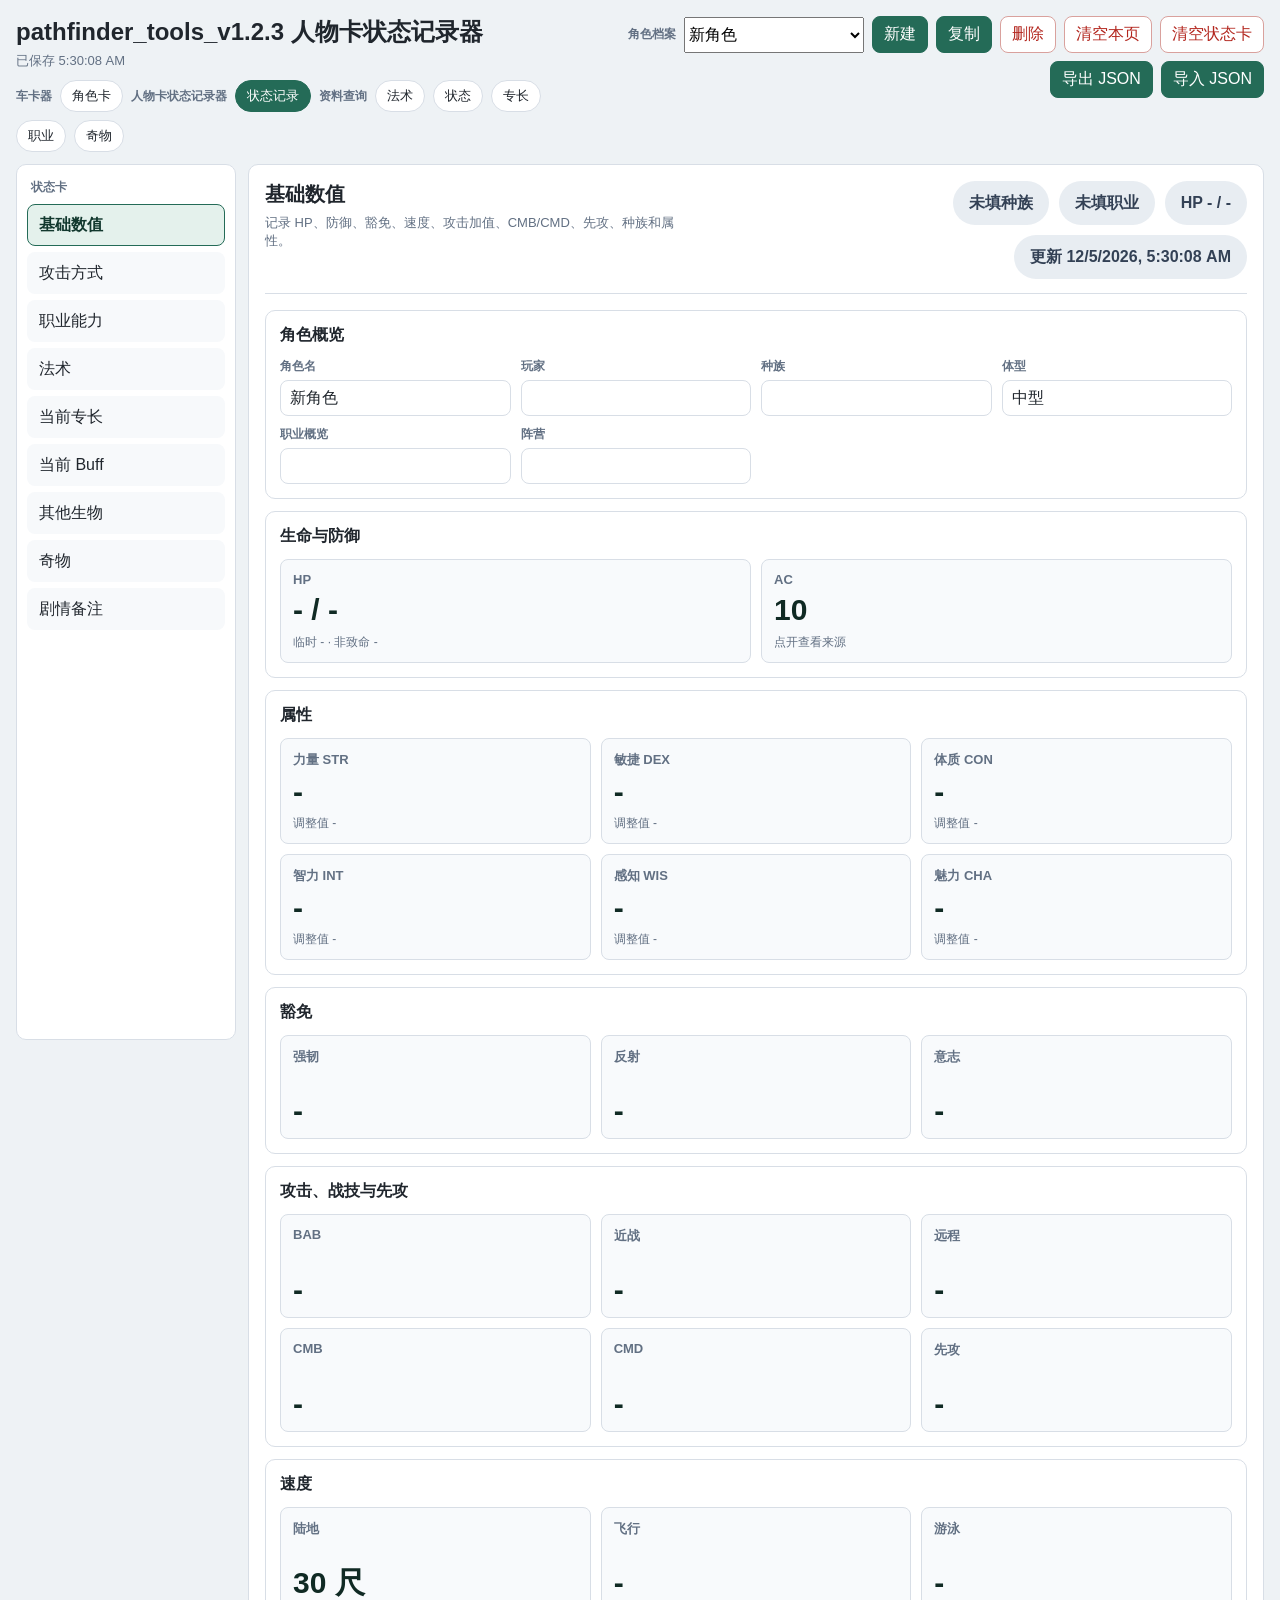
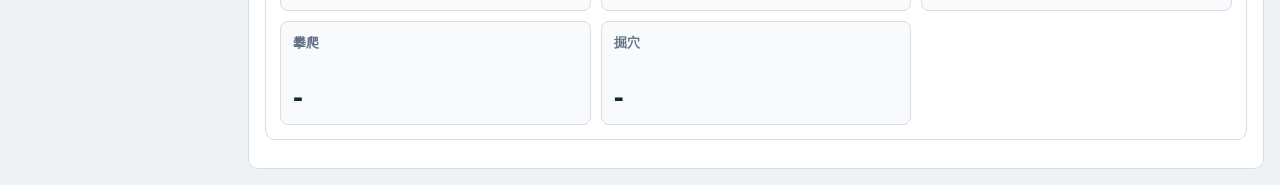
<file: web/status_tracker.html>
<!DOCTYPE html>
<html lang="zh-CN">
<head>
  <meta charset="UTF-8" />
  <meta name="viewport" content="width=device-width, initial-scale=1.0" />
  <title>pathfinder_tools_v1.2.3 人物卡状态记录器</title>
  <link rel="stylesheet" href="assets/css/status-tracker.css?v=20260701-clear-v1" />
</head>
<body>
  <main class="tracker-shell">
    <header class="tracker-header">
      <div>
        <h1>pathfinder_tools_v1.2.3 人物卡状态记录器</h1>
        <p id="save-status" class="save-status">未保存</p>
        <nav class="section-links" aria-label="功能导航">
          <span class="section-label">车卡器</span>
          <a href="index.html#character" target="_top">角色卡</a>
          <span class="section-label">人物卡状态记录器</span>
          <a class="active" href="index.html#statusTracker" target="_top">状态记录</a>
          <span class="section-label">资料查询</span>
          <a href="index.html#spells" target="_top">法术</a>
          <a href="index.html#conditions" target="_top">状态</a>
          <a href="index.html#feats" target="_top">专长</a>
          <a href="index.html#classes" target="_top">职业</a>
          <a href="index.html#items" target="_top">奇物</a>
        </nav>
      </div>
      <div class="profile-tools">
        <label class="profile-select-label" for="profile-select">角色档案</label>
        <select id="profile-select"></select>
        <button type="button" data-action="new-profile">新建</button>
        <button type="button" data-action="duplicate-profile">复制</button>
        <button type="button" class="secondary-btn" data-action="delete-profile">删除</button>
        <button type="button" class="secondary-btn" data-action="clear-current-section">清空本页</button>
        <button type="button" class="secondary-btn" data-action="clear-current-profile">清空状态卡</button>
        <button type="button" data-action="export-profile">导出 JSON</button>
        <label class="import-btn" for="import-profile-input">导入 JSON</label>
        <input id="import-profile-input" type="file" accept="application/json" hidden />
      </div>
    </header>

    <section class="tracker-layout">
      <aside class="tracker-nav" aria-label="状态记录栏目">
        <div class="nav-title">状态卡</div>
        <div id="section-list" class="section-list"></div>
      </aside>

      <section class="tracker-panel" aria-label="状态记录编辑区">
        <div class="panel-heading">
          <div>
            <h2 id="section-title">基础数值</h2>
            <p id="section-subtitle">记录 HP、防御、豁免、速度、攻击加值、CMB/CMD、先攻、种族和属性。</p>
          </div>
          <div id="profile-summary" class="profile-summary"></div>
        </div>
        <div id="section-content" class="section-content"></div>
      </section>
    </section>
  </main>

  <script src="assets/js/status-tracker.js?v=20260701-clear-v1"></script>
</body>
</html>
</file>
<file: web/assets/css/status-tracker.css>
:root {
  --bg: #eef2f5;
  --panel: #ffffff;
  --line: #d8dee6;
  --text: #20262d;
  --muted: #627083;
  --brand: #246b57;
  --brand-soft: #e4f1ec;
  --danger: #b3261e;
}

* { box-sizing: border-box; }

body {
  margin: 0;
  background: var(--bg);
  color: var(--text);
  font-family: "Noto Sans SC", "Microsoft YaHei", sans-serif;
}

button,
input,
select,
textarea {
  font: inherit;
}

button,
.import-btn {
  min-height: 36px;
  border: 1px solid var(--brand);
  border-radius: 8px;
  background: var(--brand);
  color: #fff;
  padding: 7px 11px;
  cursor: pointer;
}

.secondary-btn {
  background: #fff;
  color: var(--danger);
  border-color: #d9a19d;
}

.tracker-shell {
  max-width: 1520px;
  margin: 0 auto;
  padding: 16px;
}

.tracker-header {
  display: flex;
  justify-content: space-between;
  align-items: flex-start;
  gap: 16px;
  margin-bottom: 12px;
}

.tracker-header h1 {
  margin: 0;
  font-size: 24px;
}

.save-status {
  margin: 4px 0 0;
  color: var(--muted);
  font-size: 13px;
}

.section-links,
.profile-tools {
  display: flex;
  flex-wrap: wrap;
  align-items: center;
  gap: 8px;
}

.section-links { margin-top: 10px; }

.section-label,
.profile-select-label {
  color: var(--muted);
  font-size: 12px;
  font-weight: 700;
}

.section-links a {
  text-decoration: none;
  color: var(--text);
  border: 1px solid var(--line);
  border-radius: 999px;
  background: #fff;
  padding: 6px 11px;
  font-size: 13px;
}

.section-links a.active {
  background: var(--brand);
  border-color: var(--brand);
  color: #fff;
}

.profile-tools {
  justify-content: flex-end;
  max-width: 680px;
}

.profile-tools select {
  min-width: 180px;
  min-height: 36px;
}

.import-btn {
  display: inline-flex;
  align-items: center;
}

.tracker-layout {
  display: grid;
  grid-template-columns: 220px minmax(0, 1fr);
  gap: 12px;
}

.tracker-nav,
.tracker-panel {
  border: 1px solid var(--line);
  border-radius: 10px;
  background: var(--panel);
}

.tracker-nav {
  position: sticky;
  top: 12px;
  max-height: calc(100vh - 24px);
  overflow: auto;
}

.nav-title {
  padding: 14px 14px 8px;
  color: var(--muted);
  font-size: 12px;
  font-weight: 700;
}

.section-list {
  display: flex;
  flex-direction: column;
  gap: 6px;
  padding: 0 10px 12px;
}

.section-btn {
  width: 100%;
  min-height: 42px;
  border: 1px solid transparent;
  border-radius: 8px;
  background: #f7f9fb;
  color: var(--text);
  text-align: left;
}

.section-btn.active {
  border-color: var(--brand);
  background: var(--brand-soft);
  color: #12382e;
  font-weight: 700;
}

.tracker-panel {
  min-height: calc(100vh - 92px);
  padding: 16px;
}

.panel-heading {
  display: flex;
  justify-content: space-between;
  gap: 16px;
  padding-bottom: 14px;
  border-bottom: 1px solid var(--line);
}

.panel-heading h2 {
  margin: 0;
  font-size: 20px;
}

.panel-heading p {
  margin: 6px 0 0;
  color: var(--muted);
  font-size: 13px;
}

.profile-summary {
  display: flex;
  flex-wrap: wrap;
  justify-content: flex-end;
  gap: 10px;
}

.summary-pill {
  border-radius: 999px;
  background: #e8edf2;
  color: #334155;
  min-height: 44px;
  display: inline-flex;
  align-items: center;
  justify-content: center;
  padding: 10px 16px;
  font-size: 16px;
  font-weight: 700;
  line-height: 1.2;
  white-space: nowrap;
}

.section-content { padding-top: 16px; }

.card {
  border: 1px solid var(--line);
  border-radius: 10px;
  padding: 14px;
  margin-bottom: 12px;
  background: #fff;
}

.card h3 {
  margin: 0 0 12px;
  font-size: 16px;
}

.form-grid {
  display: grid;
  grid-template-columns: repeat(4, minmax(0, 1fr));
  gap: 10px;
}

.field {
  display: flex;
  flex-direction: column;
  gap: 5px;
}

.field.full { grid-column: 1 / -1; }

.field label {
  color: var(--muted);
  font-size: 12px;
  font-weight: 700;
}

.field input,
.field select,
.field textarea {
  width: 100%;
  border: 1px solid var(--line);
  border-radius: 8px;
  background: #fff;
  color: var(--text);
  padding: 8px 9px;
}

.field textarea {
  min-height: 78px;
  resize: vertical;
}

.list-header {
  display: flex;
  justify-content: space-between;
  align-items: center;
  gap: 12px;
  margin-bottom: 10px;
}

.list-header h3 {
  margin: 0;
  font-size: 16px;
}

.entry-card {
  border: 1px solid var(--line);
  border-radius: 10px;
  padding: 12px;
  margin-bottom: 10px;
  background: #fbfcfd;
}

.entry-title {
  display: flex;
  justify-content: space-between;
  align-items: center;
  gap: 10px;
  margin-bottom: 10px;
}

.entry-title strong {
  font-size: 14px;
}

.empty-state {
  border: 1px dashed var(--line);
  border-radius: 10px;
  color: var(--muted);
  padding: 16px;
  text-align: center;
}

@media (max-width: 980px) {
  .tracker-header,
  .panel-heading {
    flex-direction: column;
  }

  .tracker-layout {
    grid-template-columns: 1fr;
  }

  .tracker-nav {
    position: static;
    max-height: none;
  }

  .section-list {
    display: grid;
    grid-template-columns: repeat(2, minmax(0, 1fr));
  }

  .form-grid {
    grid-template-columns: repeat(2, minmax(0, 1fr));
  }
}

@media (max-width: 620px) {
  .tracker-shell { padding: 10px; }
  .form-grid,
  .section-list {
    grid-template-columns: 1fr;
  }

  .profile-summary {
    justify-content: flex-start;
  }

  .summary-pill {
    min-height: 38px;
    padding: 8px 12px;
    font-size: 14px;
    white-space: normal;
  }
}

.basic-workspace {
  display: grid;
  grid-template-columns: minmax(0, 1fr) minmax(320px, 380px);
  gap: 12px;
  align-items: start;
}

.basic-overview-column {
  min-width: 0;
}

.status-overview-grid {
  display: grid;
  grid-template-columns: repeat(3, minmax(0, 1fr));
  gap: 10px;
}

.status-overview-grid.compact-grid {
  grid-template-columns: repeat(2, minmax(0, 1fr));
}

.ability-grid,
.attack-grid,
.speed-grid {
  grid-template-columns: repeat(3, minmax(0, 1fr));
}

.save-grid {
  grid-template-columns: repeat(3, minmax(0, 1fr));
}

.overview-card {
  min-height: 104px;
  width: 100%;
  border: 1px solid var(--line);
  border-radius: 8px;
  background: #f8fafc;
  color: var(--text);
  padding: 12px;
  display: flex;
  flex-direction: column;
  align-items: flex-start;
  justify-content: space-between;
  text-align: left;
  gap: 8px;
}

.overview-card:hover,
.overview-card.active {
  border-color: var(--brand);
  background: var(--brand-soft);
}

.overview-title {
  color: var(--muted);
  font-size: 13px;
  font-weight: 700;
}

.overview-value {
  color: #102a24;
  font-size: 30px;
  line-height: 1;
}

.overview-meta {
  color: var(--muted);
  font-size: 12px;
  line-height: 1.35;
}

.detail-sidebar {
  position: sticky;
  top: 12px;
  border: 1px solid var(--line);
  border-radius: 10px;
  background: #fff;
  padding: 14px;
  max-height: calc(100vh - 24px);
  overflow: auto;
}

.detail-heading {
  border-bottom: 1px solid var(--line);
  padding-bottom: 12px;
  margin-bottom: 12px;
}

.detail-heading span {
  color: var(--brand);
  font-size: 12px;
  font-weight: 800;
}

.detail-heading h3 {
  margin: 4px 0 6px;
  font-size: 20px;
}

.detail-heading p {
  margin: 0;
  color: var(--muted);
  font-size: 13px;
  line-height: 1.5;
}

.detail-breakdown {
  display: grid;
  gap: 8px;
  margin-bottom: 14px;
}

.detail-row {
  display: flex;
  align-items: center;
  justify-content: space-between;
  gap: 12px;
  border-radius: 8px;
  background: #f8fafc;
  padding: 8px 10px;
}

.detail-row span {
  color: var(--muted);
  font-size: 13px;
}

.detail-row strong {
  font-size: 16px;
}

.detail-fields.form-grid {
  grid-template-columns: repeat(2, minmax(0, 1fr));
}

@media (max-width: 1180px) {
  .basic-workspace {
    grid-template-columns: 1fr;
  }

  .detail-sidebar {
    position: static;
    max-height: none;
  }
}

@media (max-width: 760px) {
  .status-overview-grid,
  .status-overview-grid.compact-grid,
  .ability-grid,
  .attack-grid,
  .speed-grid,
  .save-grid,
  .detail-fields.form-grid {
    grid-template-columns: 1fr;
  }

  .overview-card {
    min-height: 86px;
  }

  .overview-value {
    font-size: 26px;
  }
}
/* Collapsible detail drawer overrides. */
.basic-workspace {
  display: block;
}

.basic-workspace.has-detail {
  display: block;
}

.detail-overlay {
  position: fixed;
  inset: 0;
  z-index: 40;
  background: rgba(15, 23, 42, 0.18);
}

.detail-sidebar {
  position: fixed;
  top: 0;
  right: 0;
  z-index: 50;
  width: min(520px, 96vw);
  height: 100vh;
  max-height: none;
  border: 0;
  border-left: 1px solid var(--line);
  border-radius: 0;
  padding: 0;
  background: #fff;
  box-shadow: -18px 0 38px rgba(15, 23, 42, 0.18);
  transform: translateX(100%);
  transition: transform 160ms ease-out;
  overflow: hidden;
}

.detail-sidebar.is-open {
  transform: translateX(0);
}

.detail-drawer {
  height: 100%;
  overflow: auto;
  padding: 16px;
}

.detail-heading {
  position: relative;
  padding-right: 44px;
}

.detail-close-btn {
  position: absolute;
  top: 0;
  right: 0;
  min-width: 36px;
  width: 36px;
  height: 36px;
  min-height: 36px;
  border-radius: 999px;
  border-color: var(--line);
  background: #fff;
  color: var(--text);
  padding: 0;
  font-size: 22px;
  line-height: 1;
}

@media (max-width: 760px) {
  .detail-sidebar {
    top: auto;
    bottom: 0;
    width: 100vw;
    height: min(78vh, 680px);
    border-left: 0;
    border-top: 1px solid var(--line);
    box-shadow: 0 -14px 32px rgba(15, 23, 42, 0.18);
    transform: translateY(100%);
  }

  .detail-sidebar.is-open {
    transform: translateY(0);
  }
}
.modifier-section {
  margin-top: 16px;
}

.modifier-section h4 {
  margin: 0 0 10px;
  font-size: 14px;
}

.modifier-table {
  display: grid;
  gap: 8px;
  margin-bottom: 10px;
}

.modifier-header,
.modifier-row {
  display: grid;
  grid-template-columns: 92px 120px minmax(0, 1fr) 68px;
  gap: 8px;
  align-items: center;
}

.modifier-header {
  color: var(--muted);
  font-size: 12px;
  font-weight: 800;
}

.modifier-row {
  border: 1px solid var(--line);
  border-radius: 8px;
  background: #f8fafc;
  padding: 8px;
}

.modifier-value,
.modifier-type,
.modifier-source {
  width: 100%;
  border: 1px solid var(--line);
  border-radius: 8px;
  background: #fff;
  color: var(--text);
  padding: 8px 9px;
}

.modifier-remove-btn {
  min-height: 34px;
  padding: 6px 8px;
}

@media (max-width: 520px) {
  .modifier-header {
    display: none;
  }

  .modifier-row {
    grid-template-columns: 1fr;
  }
}
.attack-profile-card {
  border: 1px solid var(--line);
  border-radius: 10px;
  padding: 14px;
  margin-bottom: 12px;
  background: #fbfcfd;
}

.entry-actions {
  display: flex;
  gap: 8px;
  flex-wrap: wrap;
}

.attack-lines-table {
  display: grid;
  gap: 8px;
  margin: 14px 0 10px;
}

.attack-lines-header,
.attack-line-row {
  display: grid;
  grid-template-columns: 1fr 90px 110px 110px 110px 110px 68px;
  gap: 8px;
  align-items: center;
}

.attack-lines-header {
  color: var(--muted);
  font-size: 12px;
  font-weight: 800;
}

.attack-line-row {
  border: 1px solid var(--line);
  border-radius: 8px;
  background: #fff;
  padding: 8px;
}

.attack-line-row .field {
  gap: 0;
}

.attack-line-row .field label {
  display: none;
}

@media (max-width: 980px) {
  .attack-lines-header {
    display: none;
  }

  .attack-line-row {
    grid-template-columns: 1fr;
  }

  .attack-line-row .field label {
    display: block;
  }
}
</file>
